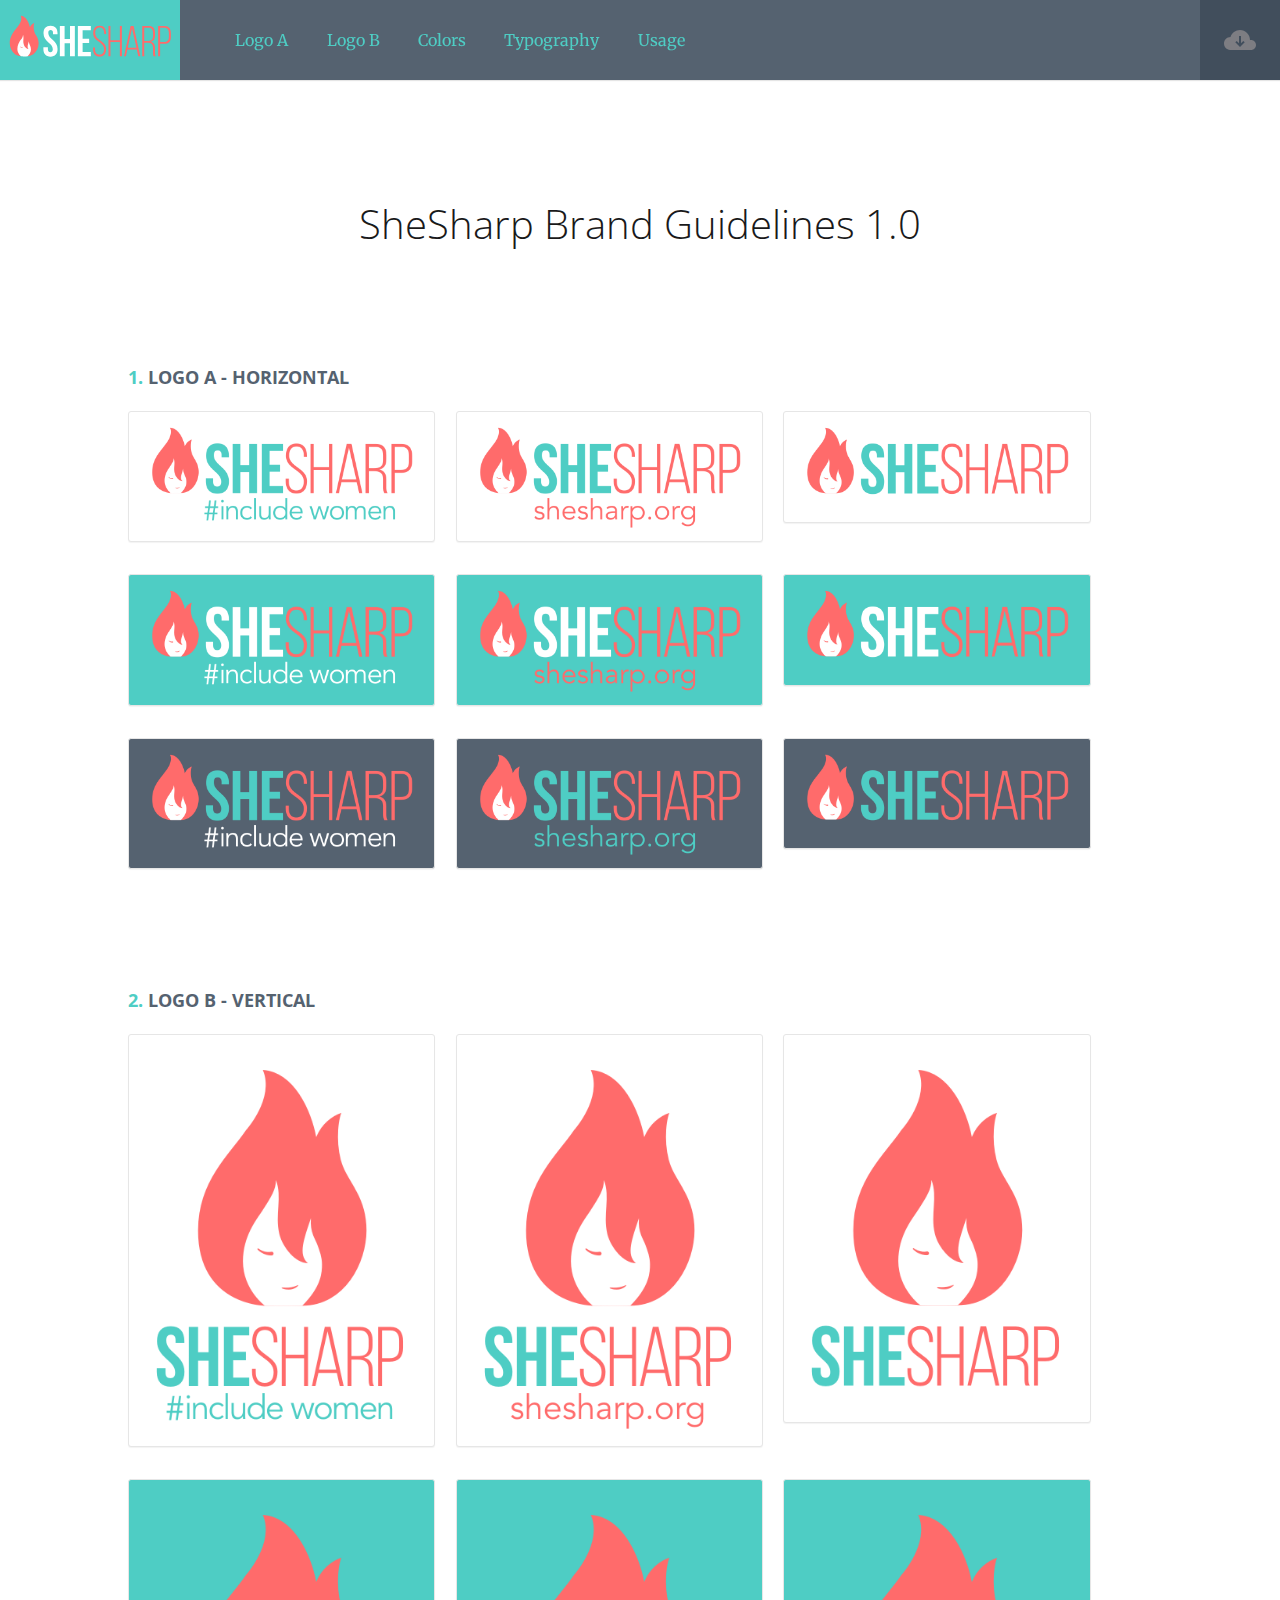
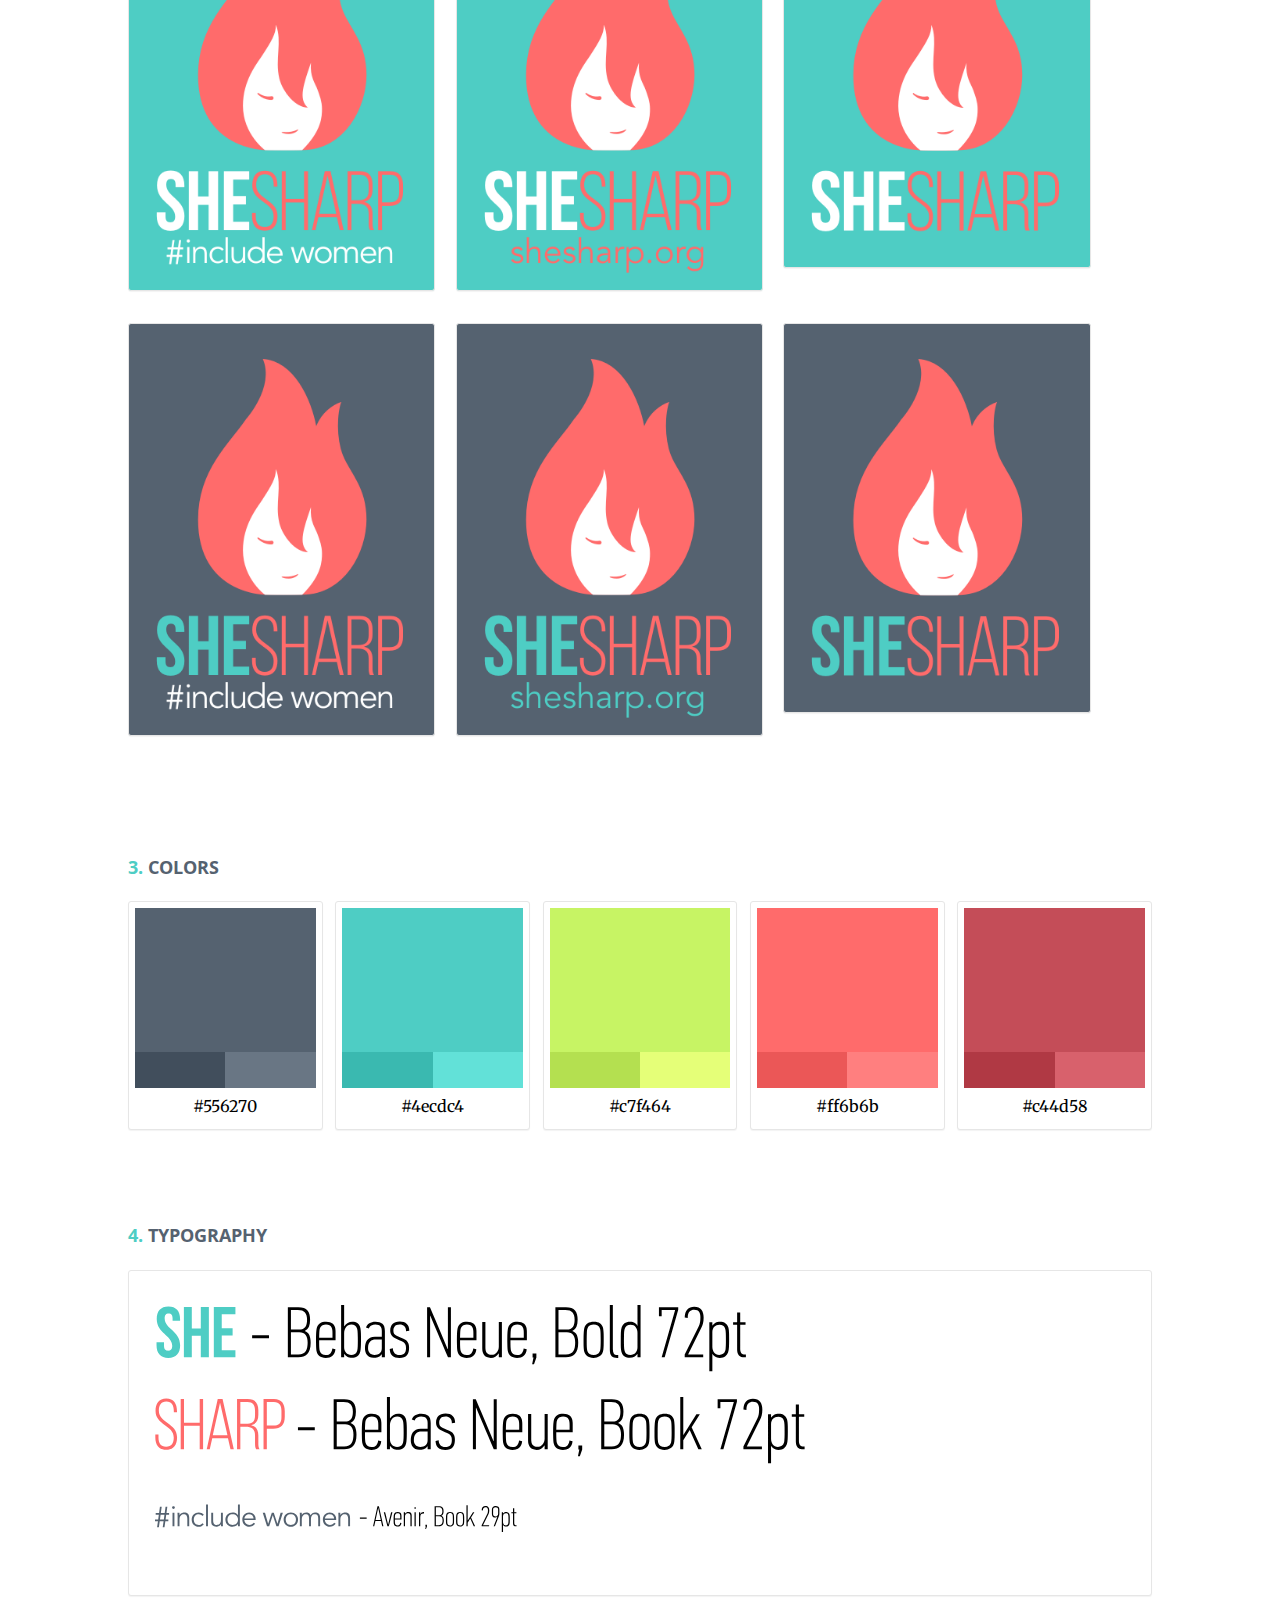
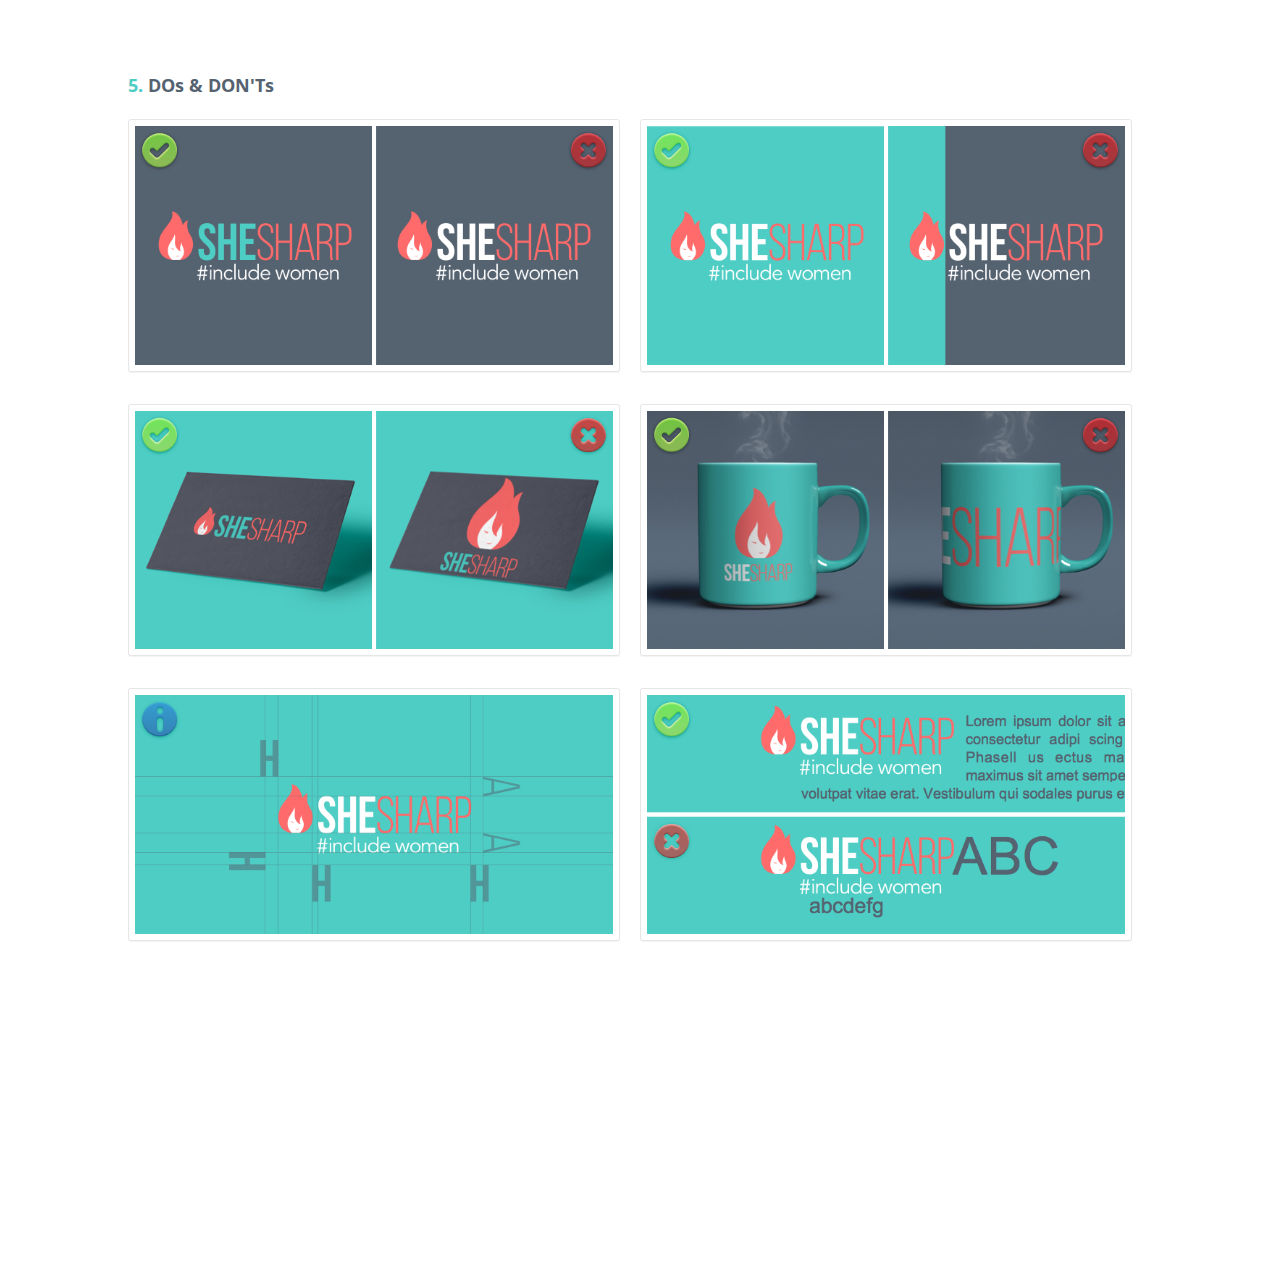
<file: brand/index.html>
<!doctype html>
<html lang="en" class="no-js">
<head>
	<meta charset="UTF-8">
	<meta name="viewport" content="width=device-width, initial-scale=1">

	<link href='http://fonts.googleapis.com/css?family=Open+Sans:400,300,700|Merriweather' rel='stylesheet' type='text/css'>

	<link rel="stylesheet" href="css/reset.css"> <!-- CSS reset -->
	<link rel="stylesheet" href="css/style-guide.css"> <!-- Resource style -->
	<script src="js/modernizr.js"></script> <!-- Modernizr -->
  	
	<title>SheSharp Brand Guidelines</title>
</head>
<body>
	<header>
		<div class="cd-logo"><img src="assets/logo.svg" alt="Logo"></div>

		<nav>
			<ul class="cd-main-nav">
				<li><a href="#logoA">Logo A</a></li>
				<li><a href="#logoB">Logo B</a></li>
				<li><a href="#colors">Colors</a></li>
				<li><a href="#typography">Typography</a></li>
				<li><a href="#usage">Usage</a></li>

			</ul> <!-- cd-main-nav -->
		</nav>
		
		<a href="assets/SheSharp_Brand_v1.0.zip" class="cd-download"><span>Download assets</span></a>
		<a href="#0" class="cd-nav-trigger">Menu<span></span></a>
	</header>

	<main>
		<h1>SheSharp Brand Guidelines 1.0</h1>

		<section id="logoA" class="cd-branding">
			<h2>Logo A - Horizontal</h2>
			<ul>
				<li class="cd-box"><img src="assets/branding/SheSharp_LogoA_Byline_WhiteBG_3x.png" alt="Logo A with Byline on White Background"></li>
				<li class="cd-box"><img src="assets/branding/SheSharp_LogoA_URL_WhiteBG_3x.png" alt="Logo A with URL on White Background"></li>
				<li class="cd-box"><img src="assets/branding/SheSharp_LogoA_Neat_WhiteBG_3x.png" alt="Logo A neat on White Background"></li>
			</ul>
			<ul>
				<li class="cd-box turq"><img src="assets/branding/SheSharp_LogoA_Byline_TurquoiseBG_3x.png" alt="Logo A with Byline on Turquoise Background"></li>
				<li class="cd-box turq"><img src="assets/branding/SheSharp_LogoA_URL_TurquoiseBG_3x.png" alt="Logo A with URL on Turquoise Background"></li>
				<li class="cd-box turq"><img src="assets/branding/SheSharp_LogoA_Neat_TurquoiseBG_3x.png" alt="Logo A neat on Turquoise Background"></li>
			</ul>
			<ul>
				<li class="cd-box cadet"><img src="assets/branding/SheSharp_LogoA_Byline_CadetBG_3x.png" alt="Logo A with Byline on Cadet Background"></li>
				<li class="cd-box cadet"><img src="assets/branding/SheSharp_LogoA_URL_CadetBG_3x.png" alt="Logo A with URL on Cadet Background"></li>
				<li class="cd-box cadet"><img src="assets/branding/SheSharp_LogoA_Neat_CadetBG_3x.png" alt="Logo A neat on Cadet Background"></li>
			</ul>
			
			<ul>
			</ul> 
		</section>

		<section id="logoB" class="cd-branding">
			<h2>Logo B - Vertical</h2>

			<ul>
				<li class="cd-box trito"><img src="assets/branding/SheSharp_LogoB_Byline_WhiteBG_3x.png" alt="Logo B with Byline on White Background"></li>
				<li class="cd-box trito"><img src="assets/branding/SheSharp_LogoB_URL_WhiteBG_3x.png" alt="Logo B with URL on White Background"></li>
				<li class="cd-box"><img src="assets/branding/SheSharp_LogoB_Neat_WhiteBG_3x.png" alt="Logo B neat on White Background"></li>
			</ul>
			<ul>
				<li class="cd-box turq"><img src="assets/branding/SheSharp_LogoB_Byline_TurquoiseBG_3x.png" alt="Logo B with Byline on Turquoise Background"></li>
				<li class="cd-box turq"><img src="assets/branding/SheSharp_LogoB_URL_TurquoiseBG_3x.png" alt="Logo B with URL on Turquoise Background"></li>
				<li class="cd-box turq"><img src="assets/branding/SheSharp_LogoB_Neat_TurquoiseBG_3x.png" alt="Logo B neat on Turquoise Background"></li>
			</ul>
			<ul>
				<li class="cd-box cadet"><img src="assets/branding/SheSharp_LogoB_Byline_CadetBG_3x.png" alt="Logo B with Byline on Cadet Background"></li>
				<li class="cd-box cadet"><img src="assets/branding/SheSharp_LogoB_URL_CadetBG_3x.png" alt="Logo B with URL on Cadet Background"></li>
				<li class="cd-box cadet"><img src="assets/branding/SheSharp_LogoB_Neat_CadetBG_3x.png" alt="Logo B neat on Cadet Background"></li>
			</ul>
			<ul>
			</ul> 
		</section>

		<section id="colors" class="cd-colors">
			<h2>Colors</h2>

			<ul>
				<li class="cd-box">
					<div class="cd-color-swatch"></div>
				</li>

				<li class="cd-box">
					<div class="cd-color-swatch"></div>
				</li>

				<li class="cd-box">
					<div class="cd-color-swatch"></div>
				</li>

				<li class="cd-box">
					<div class="cd-color-swatch"></div>
				</li>

				<li class="cd-box">
					<div class="cd-color-swatch"></div>
				</li>
			</ul>
		</section>

		<section id="typography" class="cd-typography">
			<h2>Typography</h2>

			<div class="cd-box">
				<img src="assets/Typography1.svg" alt="Typography She">
				<img src="assets/Typography2.svg" alt="Typography Sharp">
				<img src="assets/Typography3.svg" alt="Typography hashtag">
				
				<h1></h1><p></p>
			</div>
		</section>

		<section id="usage" class="cd-branding-2">
			<h2>DO<small>s</small> &amp; DON'T<small>s</small></h2>
				<ul>
					<li class="cd-box"><img src="assets/Usage01.png" alt="Usage01"></li>
					<li class="cd-box"><img src="assets/Usage02.png" alt="Usage02"></li>
					<li class="cd-box"><img src="assets/Usage03.png" alt="Usage03"></li>
					<li class="cd-box"><img src="assets/Usage04.png" alt="Usage04"></li>
					<li class="cd-box"><img src="assets/Usage05.png" alt="Usage05"></li>
					<li class="cd-box"><img src="assets/Usage06.png" alt="Usage06"></li>
				</ul>
				<ul></ul>
		</section>

		<section id="icons" class="cd-icons" style="visibility: hidden;">
			<h2>UNDER CONSTRUCTION</h2>

			<ul class="cd-box">
			
			</ul>
		</section>

	</main>
<script src="js/jquery-2.1.1.js"></script>
<script src="js/main.js"></script> <!-- Resource jQuery -->
</body>
</html>
</file>
<file: brand/css/style-guide.css>
/* -------------------------------- 

xBackground 

-------------------------------- */
body {
  /* this is the page background */
  background-color: #ffffff;
}

/* -------------------------------- 

xPatterns

-------------------------------- */
.cd-box {
  /* this is the container of various design elements - i.e. the 2 logo of the branding section */
  border: 1px solid #e6e6e6;
  border-radius: 3px;
  background: #ffffff;
  box-shadow: 0 1px 1px rgba(0, 0, 0, 0.05);
  padding: 6px;
}

.turq {
	background-color: #4ecdc4;
}

.cadet {
	background-color: #556270;
}

/* -------------------------------- 

xNavigation 

-------------------------------- */
header {
  background-color: #556270;
}

.cd-logo {
  /* logo box style */
  background-color: #4ECDC4;
  width: 120px;
}
@media only screen and (min-width: 1024px) {
  .cd-logo {
    width: 180px;
  }
}

.cd-main-nav {
  /* main navigation background color - full screen on small devices */
  background: #556270;
}
.cd-main-nav li a {
  color: #ffffff;
  border-color: #4ECDC4;
}
@media only screen and (min-width: 1024px) {
  .cd-main-nav li a {
    color: #4ECDC4;
  }
  .cd-main-nav li a.selected {
    color: #ffffff;
    box-shadow: 0 2px 0 #FF6B6B;
  }
  .no-touch .cd-main-nav li a:hover {
    color: #ffffff;
  }
}

.cd-nav-trigger span {
  /* hamburger menu */
  background-color: #ffffff;
}
.cd-nav-trigger span::before, .cd-nav-trigger span::after {
  /* upper and lower lines */
  background-color: #ffffff;
}

.nav-is-visible .cd-nav-trigger span {
  /* hide line in the center on mobile when nav is visible */
  background-color: rgba(255, 255, 255, 0);
}
.nav-is-visible .cd-nav-trigger span::before, .nav-is-visible .cd-nav-trigger span::after {
  /* preserve visibility of upper and lower lines - close icon */
  background-color: white;
}

.cd-download {
  /* download button top-right visible on big devices */
  background-color: #414E5C;
}
.no-touch .cd-download:hover {
  background-color: #4ECDC4;
}
.cd-download span {
  /* tooltip */
  background: #4ECDC4;
  color: #ffffff;
}
.cd-download span::before {
  /* right arrow color */
  border-color: #4ECDC4;
}

/* -------------------------------- 

xPage title 

-------------------------------- */
main > h1 {
  color: #19191a;
}
@media only screen and (min-width: 1600px) {
  main > h1 {
    /* title goes into the header on big devices */
    color: #ffffff;
  }
}

/* -------------------------------- 

xTypography 

-------------------------------- */
h1, h2 {
  font-family: "Open Sans", sans-serif;
  color: #19191a;
}

h1 {
  font-size: 2.4rem;
  font-weight: 300;
  line-height: 1.2;
  margin: 0 0 .4em;
}
@media only screen and (min-width: 768px) {
  h1 {
    font-size: 3.2rem;
  }
}
@media only screen and (min-width: 1024px) {
  h1 {
    font-size: 4rem;
  }
}

h2 {
  font-weight: bold;
  text-transform: uppercase;
  margin: 1em 0;
	color: #556270;
}
h2 small {
	text-transform: lowercase;
}
@media only screen and (min-width: 768px) {
  h2 {
    font-size: 1.8rem;
    margin: 1em 0 1.4em;
  }
}

section > h2::before {
  /* number before each section title */
  color: #4ECDC4;
}

p {
  font-size: 1.4rem;
  line-height: 1.4;
  color: #58585b;
}
p a {
  color: #5f8ee4;
  text-decoration: underline;
}
@media only screen and (min-width: 768px) {
  p {
    font-size: 1.6rem;
    line-height: 1.6;
  }
}

/* -------------------------------- 

xButtons 

-------------------------------- */
.btn {
  border: none;
  box-shadow: none;
  border-radius: .25em;
  font-size: 1.4rem;
  font-family: "Open Sans", sans-serif;
  color: #ffffff;
  padding: .6em 2.2em;
  cursor: pointer;
  background: #5f8ee4;
}
.btn:focus {
  outline: none;
}
.no-touch .btn:hover {
  background: #759de8;
}
.btn.btn-success {
  background: #6fce72;
}
.no-touch .btn.btn-success:hover {
  background: #82d485;
}
.btn.btn-alert {
  background: #e4655f;
}
.no-touch .btn.btn-alert:hover {
  background: #e87a75;
}
.btn.btn-outline {
  color: #5f8ee4;
  background: transparent;
  box-shadow: inset 0 0 0 1px #5f8ee4;
}
.no-touch .btn.btn-outline:hover {
  color: #ffffff;
  background: #5f8ee4;
}
@media only screen and (min-width: 768px) {
  .btn {
    font-size: 1.6rem;
  }
}

.cd-buttons .cd-box:nth-of-type(2) span {
  /* CSS class name color */
  color: #5f8ee4;
}

/* -------------------------------- 

xIcons 

-------------------------------- */
.cd-icons li {
  /* icons size */
  width: 32px;
  height: 32px;
}

/* -------------------------------- 

xForm 

-------------------------------- */
input[type=text], select {
  border: 1px solid #e6e6e6;
  border-radius: .25em;
  background: #ffffff;
}
input[type=text]:focus, select:focus {
  outline: none;
}

input[type=text] {
  padding: .6em 1em;
  box-shadow: inset 1px 1px rgba(0, 0, 0, 0.03);
}
input[type=text].success {
  border-color: #6fce72;
  box-shadow: 0 0 6px rgba(111, 206, 114, 0.2);
}
input[type=text].alert {
  border-color: #e4655f;
  box-shadow: 0 0 6px rgba(228, 101, 95, 0.2);
}
input[type=text]:focus {
  border-color: #5f8ee4;
  box-shadow: 0 0 6px rgba(95, 142, 228, 0.2);
}

input[type=radio],
input[type=checkbox] {
  position: absolute;
  left: 0;
  top: 0;
  margin: 0;
  padding: 0;
  opacity: 0;
}

.radio-label,
.checkbox-label {
  padding-left: 24px;
  -webkit-user-select: none;
  -moz-user-select: none;
  -ms-user-select: none;
  user-select: none;
}
.radio-label::before, .radio-label::after,
.checkbox-label::before,
.checkbox-label::after {
  /* custom radio and check boxes */
  content: '';
  display: block;
  width: 16px;
  height: 16px;
  position: absolute;
  top: 50%;
  -webkit-transform: translateY(-50%);
  -moz-transform: translateY(-50%);
  -ms-transform: translateY(-50%);
  -o-transform: translateY(-50%);
  transform: translateY(-50%);
}
.radio-label::before,
.checkbox-label::before {
  left: 0;
  border: 1px solid #e6e6e6;
  box-shadow: inset 1px 1px rgba(0, 0, 0, 0.03);
}
.radio-label::after,
.checkbox-label::after {
  left: 3px;
  background: url("../assets/form/icon-check.svg") no-repeat center center;
  display: none;
}

.radio-label::before {
  border-radius: 50%;
}

.checkbox-label::before {
  border-radius: 3px;
}

input[type=radio]:checked + label::before,
input[type=checkbox]:checked + label::before {
  background-color: #19191a;
  border: none;
  box-shadow: none;
}

input[type=radio]:checked + label::after,
input[type=checkbox]:checked + label::after {
  display: block;
}

.cd-select::after {
  /* switcher arrow for select element */
  content: '';
  position: absolute;
  z-index: 1;
  right: 14px;
  top: 50%;
  -webkit-transform: translateY(-50%);
  -moz-transform: translateY(-50%);
  -ms-transform: translateY(-50%);
  -o-transform: translateY(-50%);
  transform: translateY(-50%);
  display: block;
  width: 16px;
  height: 16px;
  background: url("../assets/form/icon-select.svg") no-repeat center center;
  pointer-events: none;
}

select {
  position: relative;
  padding: .6em 2em .6em 1em;
  cursor: pointer;
  -webkit-appearance: none;
  -moz-appearance: none;
  -ms-appearance: none;
  -o-appearance: none;
  appearance: none;
}

/* -------------------------------- 

xBasic style

-------------------------------- */
*, *::after, *::before {
  -webkit-box-sizing: border-box;
  -moz-box-sizing: border-box;
  box-sizing: border-box;
}

html * {
  -webkit-font-smoothing: antialiased;
  -moz-osx-font-smoothing: grayscale;
}

html {
  font-size: 62.5%;
}

body {
  font-size: 1.6rem;
  font-family: "Merriweather", serif;
}

a {
  text-decoration: none;
}

img {
  max-width: 100%;
}

input, textarea, select {
  font-family: "Merriweather", serif;
  font-size: 1.6rem;
}

header {
  position: fixed;
  height: 50px;
  width: 100%;
  top: 0;
  left: 0;
  box-shadow: 0 1px 1px rgba(0, 0, 0, 0.1);
  z-index: 10;
}
header nav {
  display: inline-block;
}
@media only screen and (min-width: 1024px) {
  header {
    height: 80px;
  }
  header:after {
    content: "";
    display: table;
    clear: both;
  }
}

.cd-logo {
  display: inline-block;
  height: 100%;
  position: relative;
}
.cd-logo img {
  position: absolute;
  display: block;
  top: 50%;
  left: 50%;
  -webkit-transform: translateX(-50%) translateY(-50%);
  -moz-transform: translateX(-50%) translateY(-50%);
  -ms-transform: translateX(-50%) translateY(-50%);
  -o-transform: translateX(-50%) translateY(-50%);
  transform: translateX(-50%) translateY(-50%);
}
@media only screen and (min-width: 1600px) {
  .cd-logo {
    margin-left: 5%;
  }
}

.cd-nav-trigger {
  display: block;
  position: absolute;
  right: 0;
  top: 0;
  height: 100%;
  width: 50px;
  overflow: hidden;
  white-space: nowrap;
  color: transparent;
}
.cd-nav-trigger span {
  position: absolute;
  height: 2px;
  width: 20px;
  top: 50%;
  margin-top: -1px;
  left: 50%;
  margin-left: -10px;
  -webkit-transition: background-color 0.3s 0.3s;
  -moz-transition: background-color 0.3s 0.3s;
  transition: background-color 0.3s 0.3s;
}
.cd-nav-trigger span::before, .cd-nav-trigger span::after {
  content: '';
  position: absolute;
  width: 100%;
  height: 100%;
  /* Force Hardware Acceleration in WebKit */
  -webkit-transform: translateZ(0);
  -moz-transform: translateZ(0);
  -ms-transform: translateZ(0);
  -o-transform: translateZ(0);
  transform: translateZ(0);
  -webkit-backface-visibility: hidden;
  backface-visibility: hidden;
  will-change: transform;
  -webkit-transition: -webkit-transform 0.3s 0.3s;
  -moz-transition: -moz-transform 0.3s 0.3s;
  transition: transform 0.3s 0.3s;
}
.cd-nav-trigger span::before {
  -webkit-transform: translateY(-6px);
  -moz-transform: translateY(-6px);
  -ms-transform: translateY(-6px);
  -o-transform: translateY(-6px);
  transform: translateY(-6px);
}
.cd-nav-trigger span::after {
  -webkit-transform: translateY(6px);
  -moz-transform: translateY(6px);
  -ms-transform: translateY(6px);
  -o-transform: translateY(6px);
  transform: translateY(6px);
}
@media only screen and (min-width: 1024px) {
  .cd-nav-trigger {
    display: none;
  }
}

.cd-main-nav {
  position: fixed;
  top: 0;
  left: 0;
  width: 100%;
  height: 100vh;
  padding: 50px 0;
  text-align: center;
  -webkit-transform: translateY(-100%);
  -moz-transform: translateY(-100%);
  -ms-transform: translateY(-100%);
  -o-transform: translateY(-100%);
  transform: translateY(-100%);
  -webkit-transition: -webkit-transform 0.3s;
  -moz-transition: -moz-transform 0.3s;
  transition: transform 0.3s;
}
.cd-main-nav li a {
  display: block;
  font-size: 1.8rem;
  padding: 1em 0;
  border-bottom-width: 1px;
  border-style: solid;
}
.cd-main-nav li:first-of-type a {
  border-top-width: 1px;
}
@media only screen and (min-width: 1024px) {
  .cd-main-nav {
    position: static;
    display: table;
    -webkit-transform: translateY(0);
    -moz-transform: translateY(0);
    -ms-transform: translateY(0);
    -o-transform: translateY(0);
    transform: translateY(0);
    width: auto;
    height: 80px;
    background: transparent;
    padding: 0 2em;
    text-align: left;
  }
  .cd-main-nav li {
    display: table-cell;
    vertical-align: middle;
    padding: 0 1em;
  }
  .cd-main-nav li a {
    display: inline-block;
    font-size: 1.6rem;
    padding: .4em .2em;
    border-bottom: none;
    -webkit-transition: all 0.2s;
    -moz-transition: all 0.2s;
    transition: all 0.2s;
  }
  .cd-main-nav li:first-of-type a {
    border-top: none;
  }
}
@media only screen and (min-width: 1600px) {
  .cd-main-nav {
    display: none;
  }
}

.nav-is-visible .cd-nav-trigger span::before {
  -webkit-transform: translateY(0) rotate(-45deg);
  -moz-transform: translateY(0) rotate(-45deg);
  -ms-transform: translateY(0) rotate(-45deg);
  -o-transform: translateY(0) rotate(-45deg);
  transform: translateY(0) rotate(-45deg);
}
.nav-is-visible .cd-nav-trigger span::after {
  -webkit-transform: translateY(0) rotate(45deg);
  -moz-transform: translateY(0) rotate(45deg);
  -ms-transform: translateY(0) rotate(45deg);
  -o-transform: translateY(0) rotate(45deg);
  transform: translateY(0) rotate(45deg);
}
.nav-is-visible .cd-main-nav {
  -webkit-transform: translateY(0);
  -moz-transform: translateY(0);
  -ms-transform: translateY(0);
  -o-transform: translateY(0);
  transform: translateY(0);
}

.cd-download {
  position: absolute;
  top: 0;
  right: 0;
  height: 100%;
  width: 80px;
  background-image: url("../assets/icon-download.svg");
  background-position: center center;
  background-repeat: no-repeat;
  display: none;
  -webkit-transition: background-color 0.2s;
  -moz-transition: background-color 0.2s;
  transition: background-color 0.2s;
}
.cd-download span {
  /* tooltip */
  position: absolute;
  right: 120%;
  top: 50%;
  margin-top: -20px;
  width: 140px;
  height: 40px;
  line-height: 40px;
  white-space: nowrap;
  text-align: center;
  font-size: 1.2rem;
  -webkit-transition: opacity .2s 0s, visibility 0s .2s;
  -moz-transition: opacity .2s 0s, visibility 0s .2s;
  transition: opacity .2s 0s, visibility 0s .2s;
}
.cd-download span::before {
  /* right arrow */
  content: '';
  position: absolute;
  top: 12px;
  left: 100%;
  height: 0;
  width: 0;
  border-width: 8px;
  border-style: solid;
  border-top-color: transparent;
  border-bottom-color: transparent;
  border-right-color: transparent;
}
.no-touch .cd-download:hover span {
  opacity: 1;
  visibility: visible;
  -webkit-transition: opacity .2s 0s, visibility 0s 0s;
  -moz-transition: opacity .2s 0s, visibility 0s 0s;
  transition: opacity .2s 0s, visibility 0s 0s;
}
@media only screen and (min-width: 1024px) {
  .cd-download {
    display: block;
  }
  .cd-download span {
    opacity: 0;
    visibility: hidden;
  }
}
@media only screen and (min-width: 1600px) {
  .cd-download {
    right: 5%;
  }
}

main {
  width: 90%;
  max-width: 1024px;
  margin: 0 auto;
  padding: 50px 0;
}
main > h1 {
  text-align: center;
  margin: 3em 0;
}
@media only screen and (min-width: 1024px) {
  main {
    padding-top: 80px;
  }
}
@media only screen and (min-width: 1600px) {
  main {
    max-width: none;
    padding: 120px 0 50px;
  }
  main > h1 {
    position: fixed;
    top: 0;
    left: 50%;
    height: 80px;
    line-height: 80px;
    width: 400px;
    margin: 0 0 0 -200px;
    font-size: 2.6rem;
    z-index: 20;
  }
}

section {
  margin: 3em 0;
}
section:after {
  content: "";
  display: table;
  clear: both;
}
section:nth-of-type(1) h2::before {
  content: '1. ';
}
section:nth-of-type(2) h2::before {
  content: '2. ';
}
section:nth-of-type(3) h2::before {
  content: '3. ';
}
section:nth-of-type(4) h2::before {
  content: '4. ';
}
section:nth-of-type(5) h2::before {
  content: '5. ';
}
section:nth-of-type(6) h2::before {
  content: '6. ';
}
@media only screen and (min-width: 768px) {
  section {
    margin: 3em 0 5em;
  }
}
@media only screen and (min-width: 1600px) {
  section {
    width: 48%;
    float: left;
    margin: 0 4% 4em 0;
  }
  section:nth-of-type(2n) {
    margin-right: 0;
  }
}

/* xBranding section - basic style */
.cd-branding .cd-box {
  margin-bottom: 1em;
}
.cd-branding img {
  display: block;
  width: 100%;
}
.cd-branding ul:last-of-type {
  padding-top: .6em;
}
.cd-branding ul:last-of-type li {
  display: inline-block;
  margin-right: 1em;
}
/*.cd-branding ul:last-of-type li:nth-of-type(1) img {
  width: 90px;
  height: 90px;
  border-radius: 1em;
}
.cd-branding ul:last-of-type li:nth-of-type(2) img {
  width: 60px;
  height: 60px;
  border-radius: .6em;
}
.cd-branding ul:last-of-type li:nth-of-type(3) img {
  width: 32px;
  height: 32px;
  border-radius: .4em;
}
.cd-branding ul:last-of-type li:nth-of-type(4) img {
  width: 16px;
  height: 16px;
  border-radius: .2em;
}*/
@media only screen and (min-width: 768px) {
  .cd-branding .cd-box {
    width: 30%;
    float: left;
    margin: 0 2% 2em 0;
  }
 .cd-branding ul {
 	clear: left;
 }
  .cd-branding .cd-box:nth-of-type(2n) {
    /*margin-right: 0;*/
  }
  .cd-branding ul:last-of-type {
    /*clear: left;*/
  }
  .cd-branding ul:last-of-type li {
    margin-right: 3em;
  }
}

/* xBranding section - basic style */
.cd-branding-2 .cd-box {
  margin-bottom: 1em;
}
.cd-branding-2 img {
  display: block;
  width: 100%;
}
.cd-branding-2 ul:last-of-type {
  padding-top: .6em;
}
.cd-branding-2 ul:last-of-type li {
  display: inline-block;
  margin-right: 1em;
}
/*.cd-branding-2 ul:last-of-type li:nth-of-type(1) img {
  width: 90px;
  height: 90px;
  border-radius: 1em;
}
.cd-branding-2 ul:last-of-type li:nth-of-type(2) img {
  width: 60px;
  height: 60px;
  border-radius: .6em;
}
.cd-branding-2 ul:last-of-type li:nth-of-type(3) img {
  width: 32px;
  height: 32px;
  border-radius: .4em;
}
.cd-branding-2 ul:last-of-type li:nth-of-type(4) img {
  width: 16px;
  height: 16px;
  border-radius: .2em;
}*/
@media only screen and (min-width: 768px) {
  .cd-branding-2 .cd-box {
    width: 48%;
    float: left;
    margin: 0 2% 2em 0;
  }
 .cd-branding-2 ul {
 	clear: left;
 }
  .cd-branding-2 .cd-box:nth-of-type(2n) {
    margin-right: 0;
    /*visibility: hidden;*/
  }
  .cd-branding-2 ul:last-of-type {
    clear: left;
  }
  .cd-branding-2 ul:last-of-type li {
    margin-right: 3em;
  }
}

/* xColor section - basic style */
.cd-colors li {
  text-align: center;
  width: 48%;
  float: left;
  margin: 0 4% 1em 0;
}
.cd-colors li:nth-of-type(2n) {
  margin-right: 0;
}
.cd-colors .cd-color-swatch {
  position: relative;
  width: 100%;
  padding: 50% 0;
}
.cd-colors .cd-color-swatch::before, .cd-colors .cd-color-swatch::after {
  /* lighter and darker color shades of the same swatch */
  content: '';
  position: absolute;
  bottom: 0;
  width: 50%;
  height: 20%;
}
.cd-colors .cd-color-swatch::before {
  left: 0;
}
.cd-colors .cd-color-swatch::after {
  right: 0;
}
.cd-colors b {
  display: block;
  padding: .6em 0;
}
.cd-colors li:nth-of-type(1) .cd-color-swatch {
  background: #556270;
}
.cd-colors li:nth-of-type(1) .cd-color-swatch::before {
  background: #414E5C;
}
.cd-colors li:nth-of-type(1) .cd-color-swatch::after {
  background: #697684;
}
.cd-colors li:nth-of-type(2) .cd-color-swatch {
  background: #4ECDC4;
}
.cd-colors li:nth-of-type(2) .cd-color-swatch::before {
  background: #3AB9B0;
}
.cd-colors li:nth-of-type(2) .cd-color-swatch::after {
  background: #62E1D8;
}
.cd-colors li:nth-of-type(3) .cd-color-swatch {
  background: #C7F464;
}
.cd-colors li:nth-of-type(3) .cd-color-swatch::before {
  background: #B4E050;
}
.cd-colors li:nth-of-type(3) .cd-color-swatch::after {
  background: #E5FF78;
}
.cd-colors li:nth-of-type(4) .cd-color-swatch {
  background: #FF6B6B;
}
.cd-colors li:nth-of-type(4) .cd-color-swatch::before {
  background: #EB5757;
}
.cd-colors li:nth-of-type(4) .cd-color-swatch::after {
  background: #FF7F7F;
}
.cd-colors li:nth-of-type(5) .cd-color-swatch {
  background: #C44D58;
}
.cd-colors li:nth-of-type(5) .cd-color-swatch::before {
  background: #B03944;
}
.cd-colors li:nth-of-type(5) .cd-color-swatch::after {
  background: #D8616C;
}
@media only screen and (min-width: 768px) {
  .cd-colors li {
    width: 19%;
    float: left;
    margin: 0 1.25% 1em 0;
  }
  .cd-colors li:nth-of-type(2n) {
    margin-right: 1.25%;
  }
  .cd-colors li:nth-of-type(5n) {
    margin-right: 0;
  }
}

.cd-typography .cd-box,
.cd-buttons .cd-box,
.cd-icons .cd-box,
.cd-form .cd-box {
  padding: 1em;
}
@media only screen and (min-width: 768px) {
  .cd-typography .cd-box .cd-box,
  .cd-buttons .cd-box .cd-box,
  .cd-icons .cd-box .cd-box,
  .cd-form .cd-box .cd-box {
    padding: 2em;
  }
}

/* xTypography section - basic style */
.cd-typography h1::before {
/*  content: 'Aa - ';
  color: #5f8ee4;*/
}

.cd-buttons .cd-box:first-of-type {
  border-bottom-left-radius: 0;
  border-bottom-right-radius: 0;
}
.cd-buttons .cd-box:last-of-type {
  margin-top: -1px;
  border-top-left-radius: 0;
  border-top-right-radius: 0;
}
.cd-buttons button {
  margin: .4em;
}
@media only screen and (min-width: 1024px) {
  .cd-buttons button {
    margin: 1em;
  }
}

/* xIcons section - basic style */
.cd-icons li {
  display: inline-block;
  background-position: center center;
  background-repeat: no-repeat;
  margin: 1em;
}
.cd-icons .cd-icon-1 {
  background-image: url("../assets/icons/icon-1.svg");
}
.cd-icons .cd-icon-2 {
  background-image: url("../assets/icons/icon-2.svg");
}
.cd-icons .cd-icon-3 {
  background-image: url("../assets/icons/icon-3.svg");
}
.cd-icons .cd-icon-4 {
  background-image: url("../assets/icons/icon-4.svg");
}
.cd-icons .cd-icon-5 {
  background-image: url("../assets/icons/icon-5.svg");
}
.cd-icons .cd-icon-6 {
  background-image: url("../assets/icons/icon-6.svg");
}
.cd-icons .cd-icon-7 {
  background-image: url("../assets/icons/icon-7.svg");
}
.cd-icons .cd-icon-8 {
  background-image: url("../assets/icons/icon-8.svg");
}

/* xForm section - basic style */
.cd-form input[type=text],
.cd-form .cd-input-wrapper {
  margin: 1em;
}
.cd-form .cd-input-wrapper {
  position: relative;
  display: inline-block;
}
.cd-form select::-ms-expand {
  display: none;
}

@-moz-document url-prefix() {
  /* hide custom arrow on Firefox */
  .cd-select::after {
    display: none;
  }
}
.no-csstransitions .cd-select::after {
  display: none;
}
</file>
